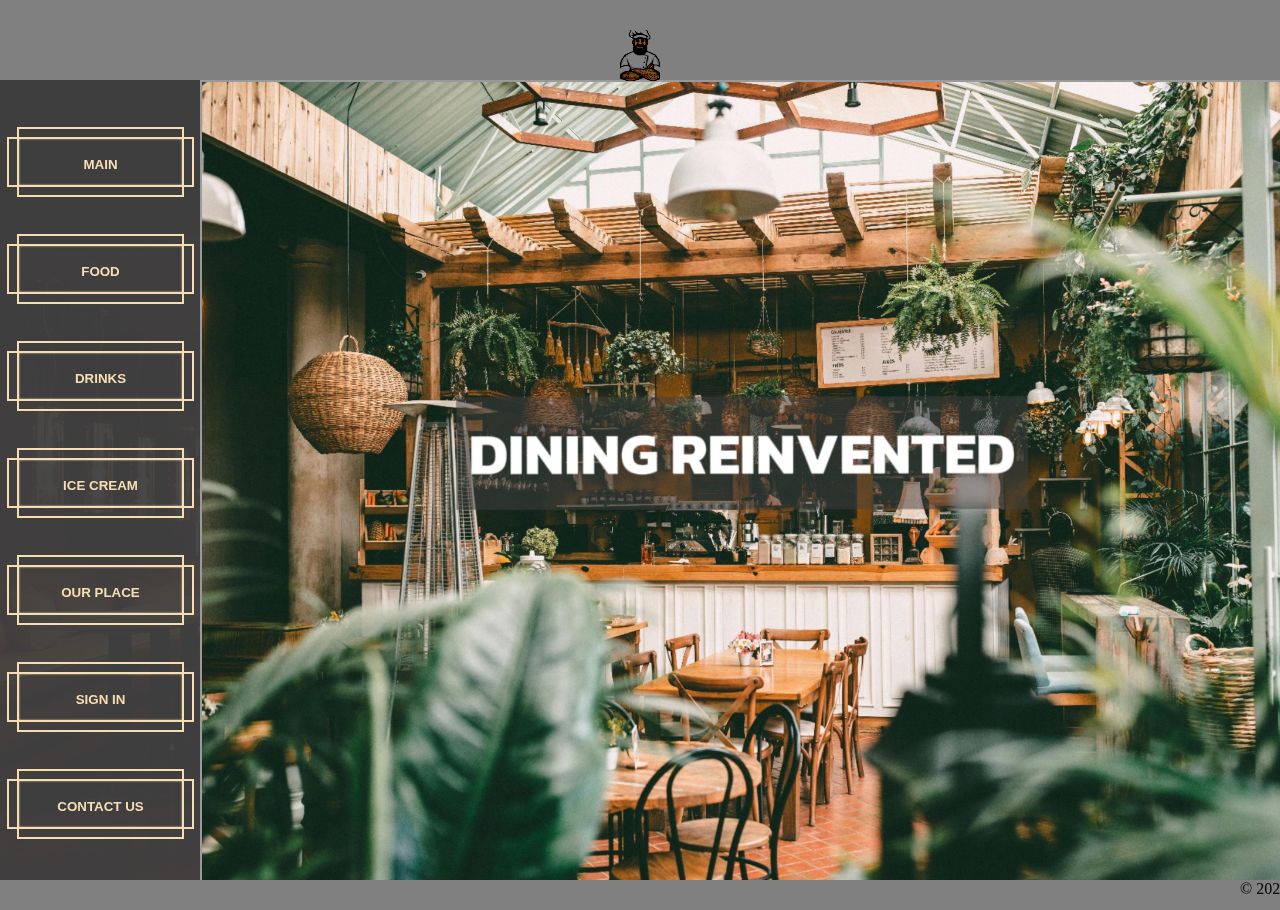
<file: html_files/index.html>
<!DOCTYPE html>
<html>
<head>
<link rel="stylesheet" href="../css_files/maincss.css" />
</head>
<body>
    <div class="Project">
        <header class="header"><div class="logo"><img src="../images/logo_Images/logo3.jpg" style="mix-blend-mode: color-burn; scale: 1.35;" title="Hi , Welcome To The Best Restaurant"></div></header>
        <div class="leftbar">
            <br><br>
            <div class="btn">
                <a href="background.html" target="main">
                  <button class="button button1">Main
                    <div class="button__horizontal"></div>
                    <div class="button__vertical"></div>
                  </button>
                </a><br><br>
                
                <a href="Food.html" target="main">
                  <button class="button button2">Food
                    <div class="button__horizontal"></div>
                    <div class="button__vertical"></div>
                  </button>
                </a><br><br>
                
                <a href="drink.html" target="main">
                  <button class="button button3">Drinks
                    <div class="button__horizontal"></div>
                    <div class="button__vertical"></div>
                  </button>
                </a><br><br>
                
                <a href="ice-cream_minue.html" target="main">
                  <button class="button button4">Ice Cream
                    <div class="button__horizontal"></div>
                    <div class="button__vertical"></div>
                  </button>
                </a><br><br>
                
                <a href="location.html" target="main">
                  <button class="button button5">Our Place
                    <div class="button__horizontal"></div>
                    <div class="button__vertical"></div>
                  </button>
                </a><br><br>
                
                <a href="sign_in.html" target="main">
                  <button class="button button6">Sign in
                    <div class="button__horizontal"></div>
                    <div class="button__vertical"></div>
                  </button>
                </a><br><br>
                
                <a href="contact_us.html" target="main">
                  <button class="button button7">Contact Us
                    <div class="button__horizontal"></div>
                    <div class="button__vertical"></div>
                  </button>
                </a>
              </div>                            
        </div>
        <main class="main">
          <iframe src="background.html" name="main"></iframe>

        </main>
        <footer class="footer">
            <marquee>© 2024 Resturant . All rights reserved.</marquee>
        </footer>
    </div>
</body>
</html>
</file>
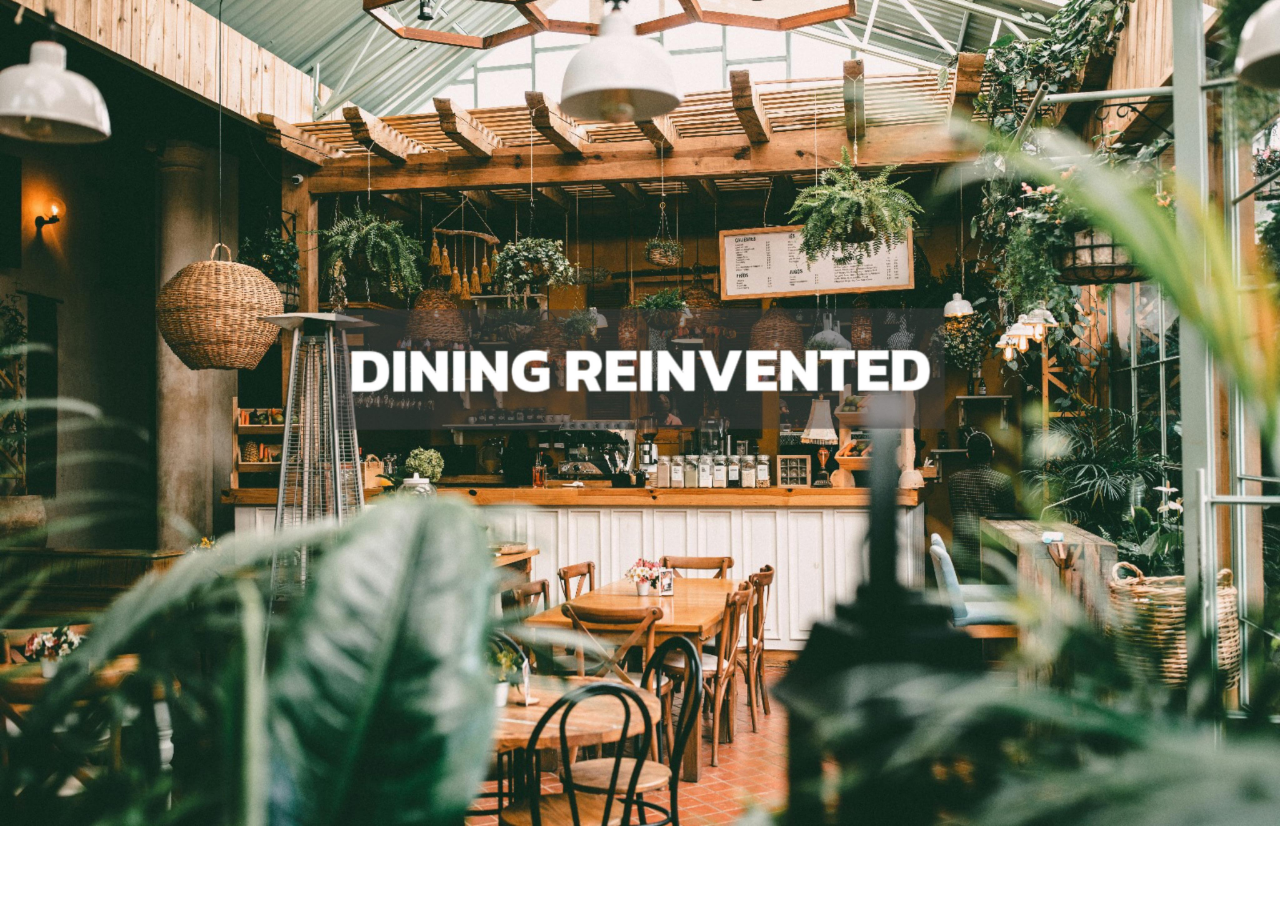
<file: html_files/background.html>
<!DOCTYPE html>
<html lang="en">
<head>
    <meta charset="UTF-8">
    <meta name="viewport" content="width=device-width, initial-scale=1.0">
    <script src="../javascript_files/background.js" defer></script>
    <link rel="stylesheet" href="../css_files/maincss.css" />
    <title>Restaurant</title>
   
</head>
<body id="restaurantBody" style="background-image: url('../images/index_images/bg99.jpg');">
</body>
</html>
</file>
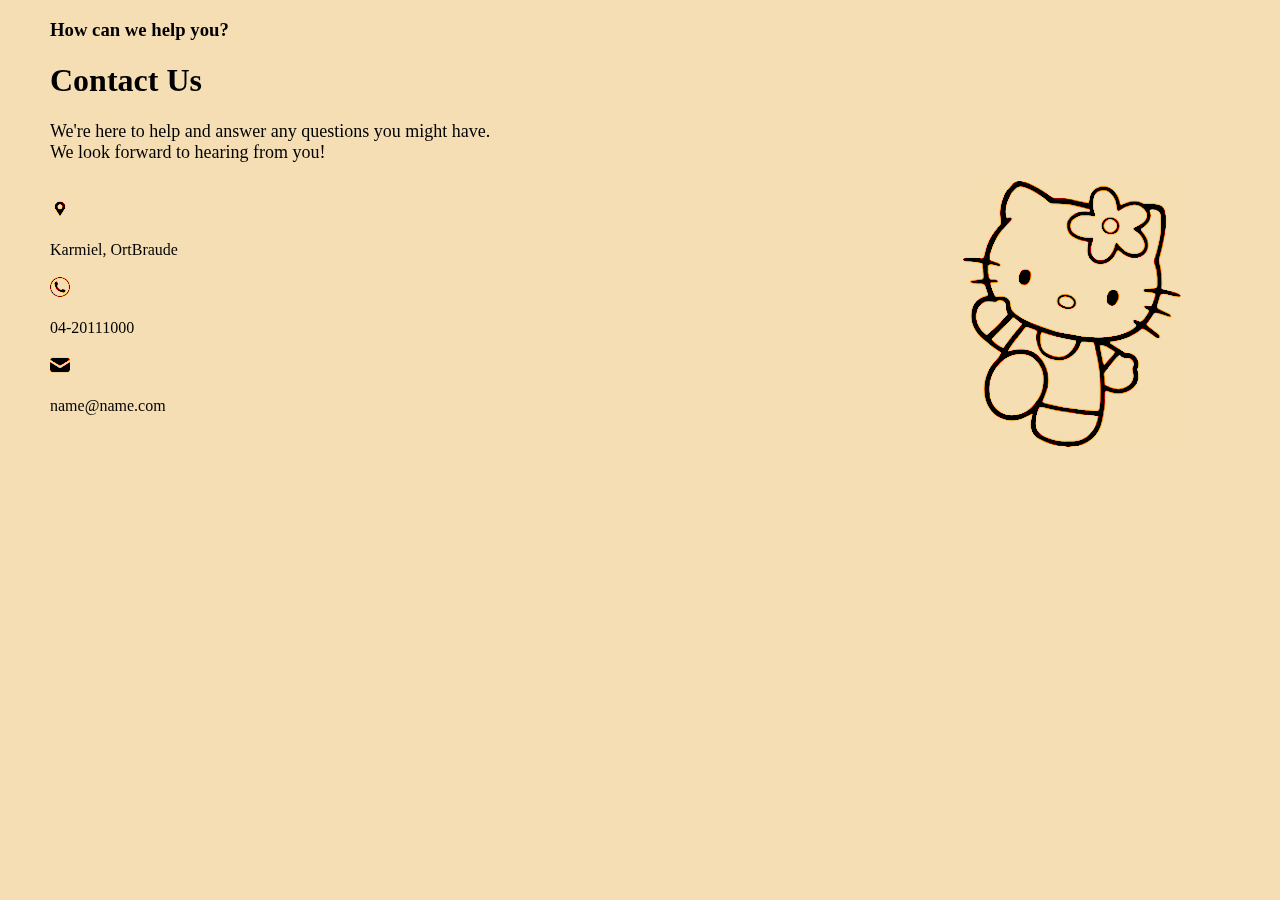
<file: html_files/contact_us.html>
<!DOCTYPE html>
<html lang="en">
<head>
    <meta charset="UTF-8">
    <meta name="viewport" content="width=device-width, initial-scale=1.0">
    <link rel="stylesheet" href="../css_files/contact_us.css">
    <title>Contact Us</title>
</head>
<body>
    <div class="contact">
        <h3>How can we help you?</h3>
        <h1>Contact Us</h1>
        <p>We're here to help and answer any questions you might have.<br>
        We look forward to hearing from you!</p>
        <img src="../images/contact-us_images/hallo.png" class="contact-img" style="width: 400px; float: right;">
        <br>
        <img src="../images/contact-us_images/placeicon.jpg" class="icon">
        <br><br>
        <a href="https://maps.app.goo.gl/yToY4GeEwLhoiwpPA"> Karmiel, OrtBraude</a>
        <br><br>
        <img src="../images/contact-us_images/phoneicon.png" class="icon">
        <br><br>
        <a href="04-20111000">04-20111000</a>
        <br><br>
        <img src="../images/contact-us_images/mailicon.png" class="icon">
        <br><br>
        <a href="name@name.com">name@name.com</a>
        </p>
    </div>
</body>
</html>
</file>
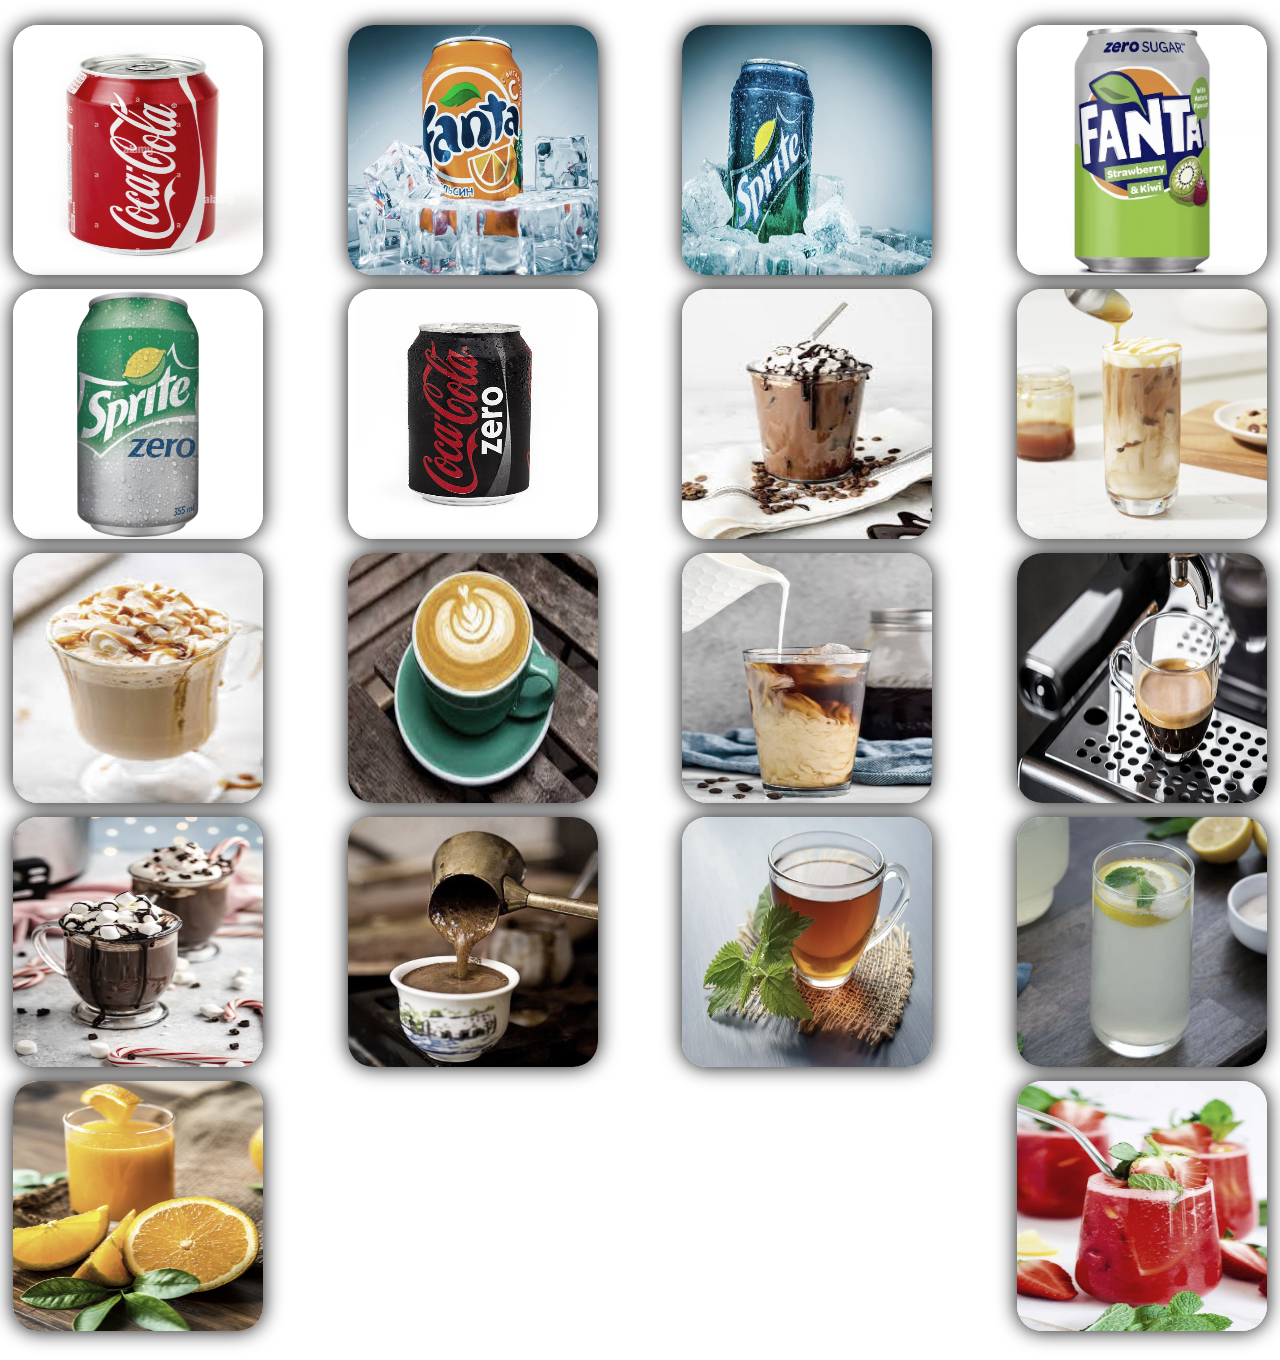
<file: html_files/drink.html>
﻿<!DOCTYPE html>
<html lang="en" xmlns="http://www.w3.org/1999/xhtml">
<head>
    <meta charset="utf-8" />
    <link rel="stylesheet" type="text/css" href="../css_files/product.css">
    <script src="../javascript_files/product.js"></script>
    <title>Drinks Menu</title>

</head>
<body>
    
    <div class="drink">
        <div class="item">
            <img src="../images/drinks_images/Coca Cola.jpg" data-id="1" data-name="Coca Cola" data-price="7">
            <div class="tooltip"></div>
        </div>
        <div class="item">
            <img src="../images/drinks_images/Fanta Orange.jpg" data-id="2" data-name="Fanta Orange" data-price="7">
            <div class="tooltip"></div>
        </div>
        <div class="item">
            <img src="../images/drinks_images/Sprite Extreme.jpg" data-id="3" data-name="Sprite Extreme" data-price="8">
            <div class="tooltip"></div>
        </div>
        <div class="item">
            <img src="../images/drinks_images/Fanta Strawberry Kiwi.jpg" data-id="4" data-name="Fanta Strawberry Kiwi" data-price="10">
            <div class="tooltip"></div>
        </div>
        <div class="item">
            <img src="../images/drinks_images/Sprite Zero.jpg" data-id="5" data-name="Sprite Zero" data-price="7">
            <div class="tooltip"></div>
        </div>
        <div class="item">
            <img src="../images/drinks_images/Coca Cola Zero.jpg" data-id="6" data-name="Coca Cola Zero" data-price="7">
            <div class="tooltip"></div>
        </div>
        <div class="item">
            <img src="../images/drinks_images/Chocolate Ice Vanil.jpg" data-id="7" data-name="Chocolate Ice Vanil" data-price="10">
            <div class="tooltip"></div>
        </div>
        <div class="item">
            <img src="../images/drinks_images/Chocolate Milk.jpg" data-id="8" data-name="Chocolate Milk" data-price="10">
            <div class="tooltip"></div>
        </div>
        <div class="item">
            <img src="../images/drinks_images/Ice Vanil.jpg" data-id="9" data-name="Ice Vanil" data-price="10">
            <div class="tooltip"></div>
        </div>
        <div class="item">
            <img src="../images/drinks_images/Kabitchino.jpg" data-id="10" data-name="Kabitchino" data-price="6">
            <div class="tooltip"></div>
        </div>
        <div class="item">
            <img src="../images/drinks_images/Lateh.jpg" data-id="11" data-name="Lateh" data-price="8">
            <div class="tooltip"></div>
        </div>
        <div class="item">
            <img src="../images/drinks_images/Espresso.jpg" data-id="12" data-name="Espresso" data-price="5">
            <div class="tooltip"></div>
        </div>
        <div class="item">
            <img src="../images/drinks_images/Dark Chocolate.jpg" data-id="13" data-name="Dark Chocolate" data-price="15">
            <div class="tooltip"></div>
        </div>
        <div class="item">
            <img src="../images/drinks_images/Arabic Caffe.jpg" data-id="14" data-name="Arabic Caffe" data-price="12">
            <div class="tooltip"></div>
        </div>
        <div class="item">
            <img src="../images/drinks_images/Tea.jpg" data-id="15" data-name="Tea" data-price="5">
            <div class="tooltip"></div>
        </div>
        <div class="item">
            <img src="../images/drinks_images/Lemon Jucie.jpg" data-id="16" data-name="Lemon Jucie" data-price="7">
            <div class="tooltip"></div>
        </div>
        <div class="item">
            <img src="../images/drinks_images/Orange Jucie.jpg" data-id="17" data-name="Orange Jucie" data-price="10">
            <div class="tooltip"></div>
        </div>
        <div class="item">
            <img src="../images/drinks_images/Strawberry Jucie.jpg" data-id="18" data-name="Strawberry Jucie" data-price="15">
            <div class="tooltip"></div>
        </div>
    </div>
    
    
</body>
</html>
</file>
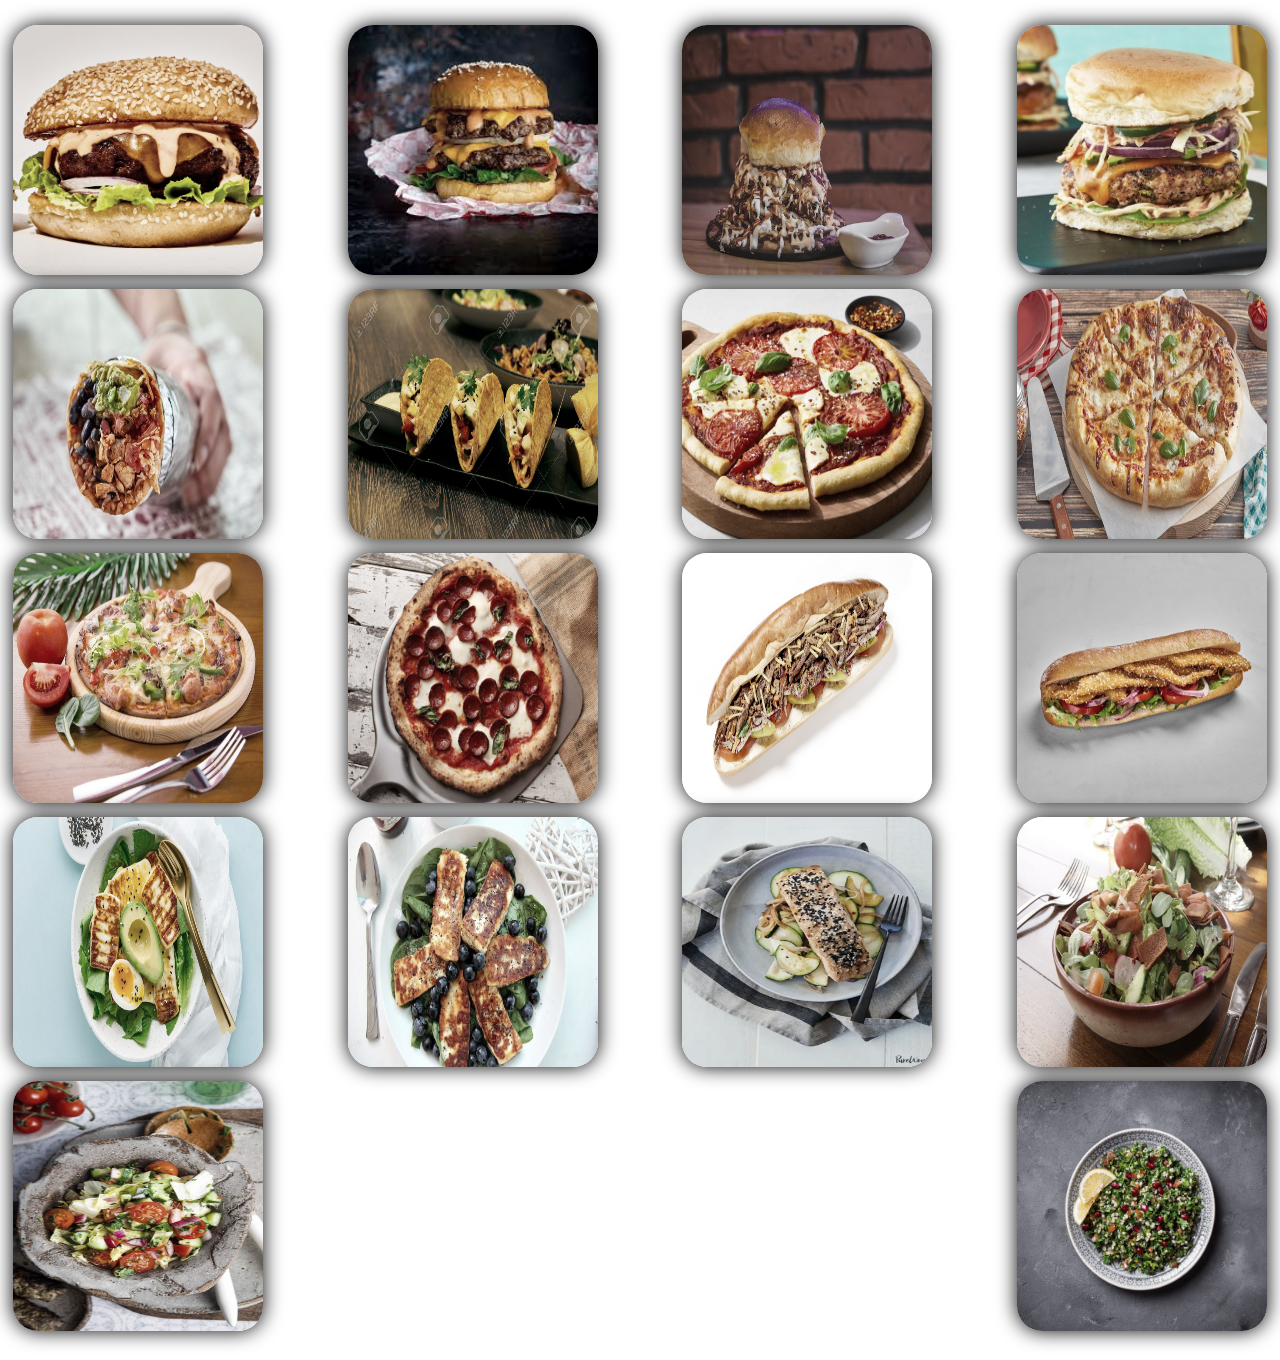
<file: html_files/Food.html>
<!DOCTYPE html>
<html lang="en">
<head>
    <meta charset="UTF-8">
    <script src="../javascript_files/product.js"></script>
    <link rel="stylesheet" type="text/css" href="../css_files/product.css">
    <title>Food Menu</title>
    
</head>
<body>
    <div class="food">
        <div class="item">
            <img src="../images/food_images/classic burger.jpg" data-id="1" data-name="Classic Burger" data-price="40">
            <div class="tooltip"></div>
        </div>
        <div class="item">
            <img src="../images/food_images/anotherBurger.jpg" data-id="2" data-name="Another Burger" data-price="75">
            <div class="tooltip"></div>
        </div>
        <div class="item">
            <img src="../images/food_images/Yet Another Burger.jpg" data-id="3" data-name="Yet Another Burger" data-price="100">
            <div class="tooltip"></div>
        </div>
        <div class="item">
            <img src="../images/food_images/Chicken Burger.jpg" data-id="4" data-name="Chicken Burger" data-price="40">
            <div class="tooltip"></div>
        </div>
        <div class="item">
            <img src="../images/food_images/tortia.jpg" data-id="5" data-name="Mixed Tortia" data-price="60">
            <div class="tooltip"></div>
        </div>
        <div class="item">
            <img src="../images/food_images/Taco.jpg" data-id="6" data-name="Trible Taco" data-price="60">
            <div class="tooltip"></div>
        </div>
        <div class="item">
            <img src="../images/food_images/HomePizza.jpg" data-id="7" data-name="Home Pizza" data-price="40">
            <div class="tooltip"></div>
        </div>
        <div class="item">
            <img src="../images/food_images/ClassicPizza.jpg" data-id="8" data-name="Classic Pizza" data-price="65">
            <div class="tooltip"></div>
        </div>
        <div class="item">
            <img src="../images/food_images/italicpizza.jpg" data-id="9" data-name="Italic Pizza" data-price="70">
            <div class="tooltip"></div>
        </div>
        <div class="item">
            <img src="../images/food_images/Napilion Pizza.jpg" data-id="10" data-name="Napilion Pizza" data-price="70">
            <div class="tooltip"></div>
        </div>
        <div class="item">
            <img src="../images/food_images/shawrma.jpg" data-id="11" data-name="Shawrma" data-price="50">
            <div class="tooltip"></div>
        </div>
        <div class="item">
            <img src="../images/food_images/baget1.jpg" data-id="12" data-name="Baget" data-price="40">
            <div class="tooltip"></div>
        </div>
        <div class="item">
            <img src="../images/food_images/Diet1.jpg" data-id="13" data-name="Diet meal 1" data-price="45">
            <div class="tooltip"></div>
        </div>
        <div class="item">
            <img src="../images/food_images/diet2.jpg" data-id="14" data-name="Diet meal 2" data-price="45">
            <div class="tooltip"></div>
        </div>
        <div class="item">
            <img src="../images/food_images/Diet3.jpg" data-id="15" data-name="Diet meal 3" data-price="45">
            <div class="tooltip"></div>
        </div>
        <div class="item">
            <img src="../images/food_images/fatosh.jpg" data-id="16" data-name="Fatosh Salad" data-price="30">
            <div class="tooltip"></div>
        </div>
        <div class="item">
            <img src="../images/food_images/ArabicSalad.jpg" data-id="17" data-name="Arabic Salad" data-price="20">
            <div class="tooltip"></div>
        </div>
        <div class="item">
            <img src="../images/food_images/tabola.jpg" data-id="18" data-name="Tabola" data-price="30">
            <div class="tooltip"></div>
        </div>
    </div>

    
</body>
</html>
</file>
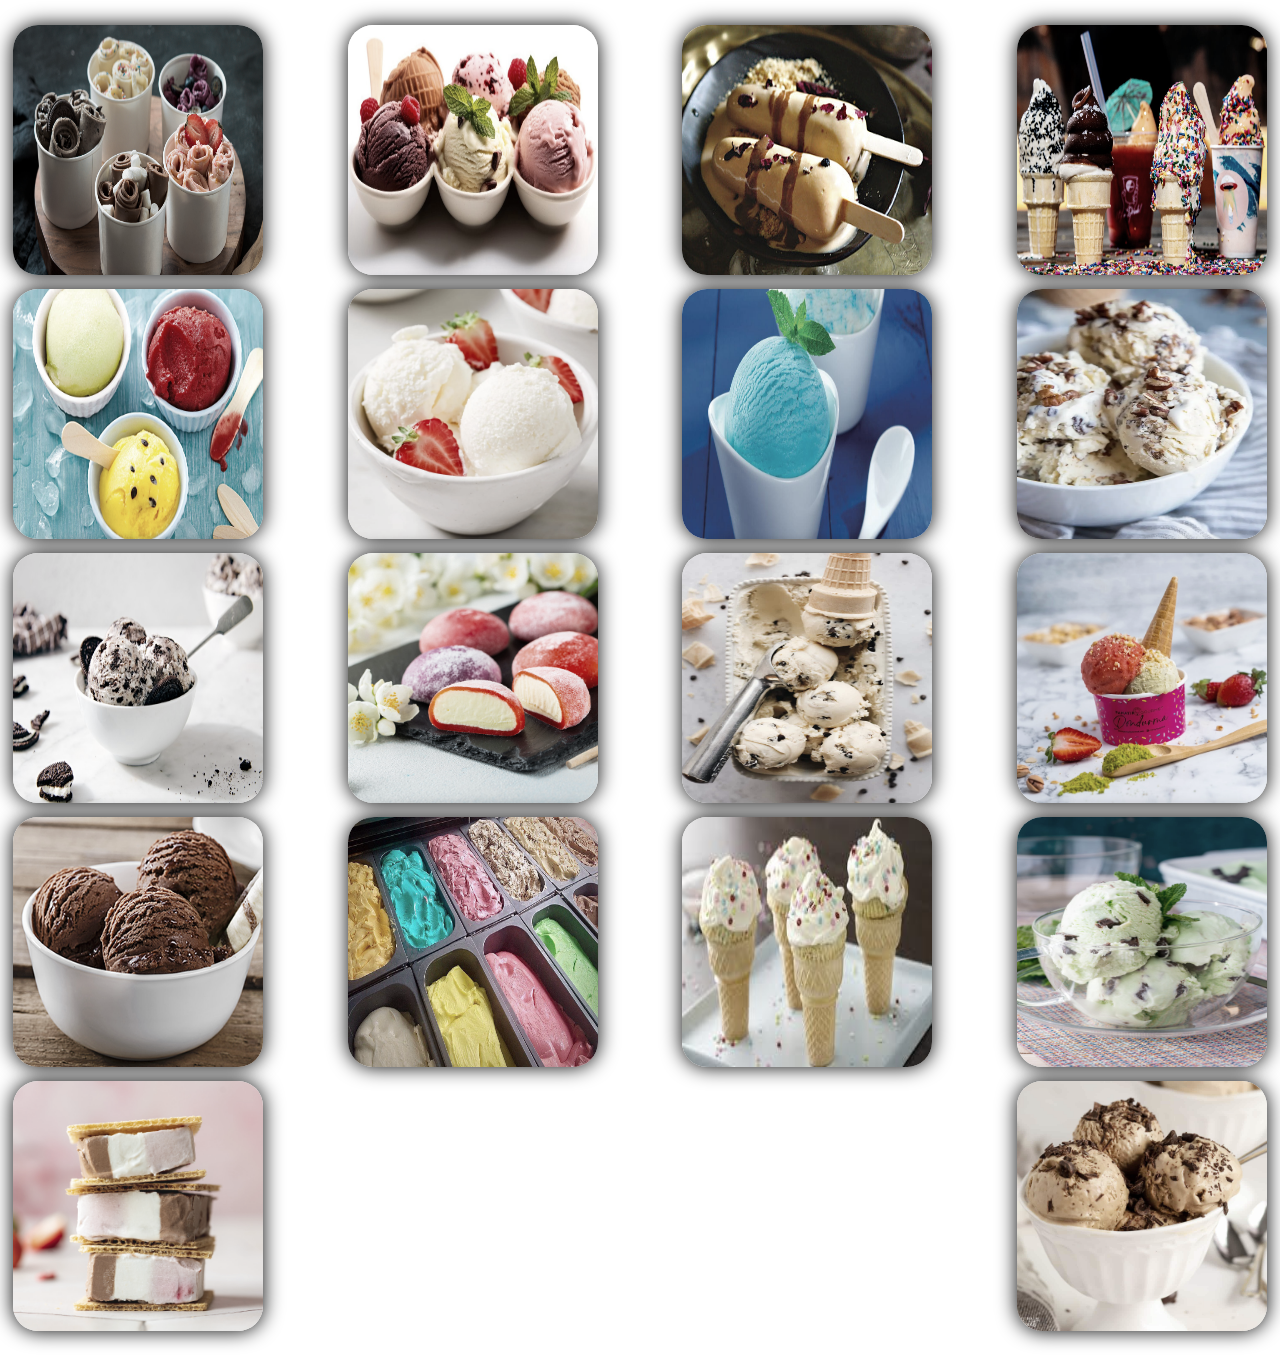
<file: html_files/ice-cream_minue.html>
﻿<!DOCTYPE html>
<html lang="en">
<head>
    <meta charset="UTF-8">
    <link rel="stylesheet" type="text/css" href="../css_files/product.css">
    <script src="../javascript_files/product.js"></script>
    <title>Ice Cream</title>
    
</head>
<body>
    <div class="ice-cream">
        <div class="item">
            <img src="../images/ice-cream_images/1-Rolled ice cream.jpg" data-id="1" data-name="Rolled Ice Cream" data-price="35">
            <div class="tooltip"></div>
        </div>
        <div class="item">
            <img src="../images/ice-cream_images/2-Gelato.jpg" data-id="2" data-name="Gelato" data-price="40">
            <div class="tooltip"></div>
        </div>
        <div class="item">
            <img src="../images/ice-cream_images/3-Kulfi.jpg" data-id="3" data-name="Kulfi" data-price="30">
            <div class="tooltip"></div>
        </div>
        <div class="item">
            <img src="../images/ice-cream_images/4-Soft serve.jpg" data-id="4" data-name="Soft Serve" data-price="20">
            <div class="tooltip"></div>
        </div>
        <div class="item">
            <img src="../images/ice-cream_images/5-Sorbet.jpg" data-id="5" data-name="Sorbet" data-price="30">
            <div class="tooltip"></div>
        </div>
        <div class="item">
            <img src="../images/ice-cream_images/6-Frozen yogurt.jpg" data-id="6" data-name="Frozen Yogurt" data-price="30">
            <div class="tooltip"></div>
        </div>
        <div class="item">
            <img src="../images/ice-cream_images/7-Blue Raspberry Italian.jpg" data-id="7" data-name="Blue Raspberry Italian" data-price="40">
            <div class="tooltip"></div>
        </div>
        <div class="item">
            <img src="../images/ice-cream_images/8-Butter pecan.jpg" data-id="8" data-name="Butter Pecan" data-price="30">
            <div class="tooltip"></div>
        </div>
        <div class="item">
            <img src="../images/ice-cream_images/9-Cookies and cream.jpg" data-id="9" data-name="Cookies And Cream" data-price="25">
            <div class="tooltip"></div>
        </div>
        <div class="item">
            <img src="../images/ice-cream_images/10-mochi.jpg" data-id="10" data-name="Mochi" data-price="35">
            <div class="tooltip"></div>
        </div>
        <div class="item">
            <img src="../images/ice-cream_images/11-Chocolate chip cookie dough ice cream.jpg" data-id="11" data-name="Chocolate Chip Cookie Dough Ice Cream" data-price="30">
            <div class="tooltip"></div>
        </div>
        <div class="item">
            <img src="../images/ice-cream_images/12-Dondurma.jpg" data-id="12" data-name="Dondurma" data-price="30">
            <div class="tooltip"></div>
        </div>
        <div class="item">
            <img src="../images/ice-cream_images/13-Chocolate.jpg" data-id="13" data-name="Chocolate" data-price="15">
            <div class="tooltip"></div>
        </div>
        <div class="item">
            <img src="../images/ice-cream_images/14-Booza ice cream.jpg" data-id="14" data-name="Booza Ice Cream" data-price="20">
            <div class="tooltip"></div>
        </div>
        <div class="item">
            <img src="../images/ice-cream_images/15-Cakes ice cream.jpg" data-id="15" data-name="Cakes Ice Cream" data-price="25">
            <div class="tooltip"></div>
        </div>
        <div class="item">
            <img src="../images/ice-cream_images/16-Mint chocolate chip.jpg" data-id="16" data-name="Mint Chocolate Chip" data-price="20">
            <div class="tooltip"></div>
        </div>
        <div class="item">
            <img src="../images/ice-cream_images/17-Neapolitan ice cream.jpg" data-id="17" data-name="Neapolitan Ice Cream" data-price="40">
            <div class="tooltip"></div>
        </div>
        <div class="item">
            <img src="../images/ice-cream_images/18-Coffee ice cream.jpg" data-id="18" data-name="Coffee Ice Cream" data-price="20">
            <div class="tooltip"></div>
        </div>
    </div>

   
</body>
</html>
</file>
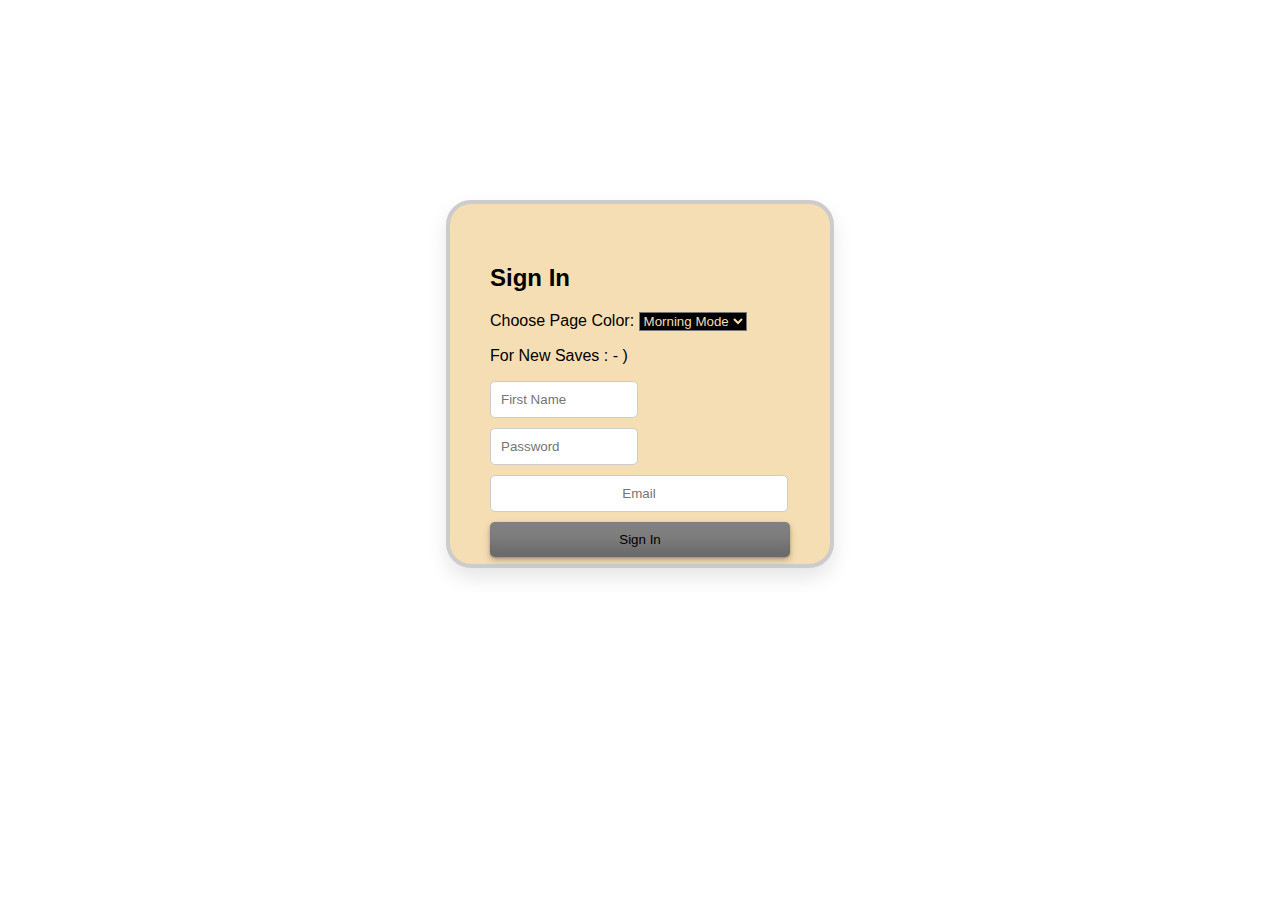
<file: html_files/sign_in.html>
<!DOCTYPE html>
<html lang="en">
<head>
  <meta charset="UTF-8">
  <meta name="viewport" content="width=device-width, initial-scale=1.0">
  <link rel="stylesheet" href="../css_files/sign_in.css">
  <script src="../javascript_files/sign_in.js" defer></script>
  <title>Sign In</title>
<style>  
</style>
</head>
<body>
  <div class="container" id="container">
    <h2 style="color: black;">Sign In</h2>
    <label style="background: wheat;" id="label">Choose Page Color:</label>
    <select title="Color Page" id="colorSelector" style="background: black; color: wheat;">
      <option value="White">Morning Mode</option>
      <option value="Dark">Night Mode</option>
    </select>
    <p style="color: black;">For New Saves : - )</p>

    <form action="submit.html" method="post" onsubmit="return sign(this)">
      <input type="text" id="username" name="username" required placeholder="First Name">
      <input type="text" id="password" name="Password" required placeholder="Password">
      <input type="text" id="email" name="email" required placeholder="Email">
      <input type="submit" value="Sign In">
    </form>
  </div>
</body>
</html>
</file>
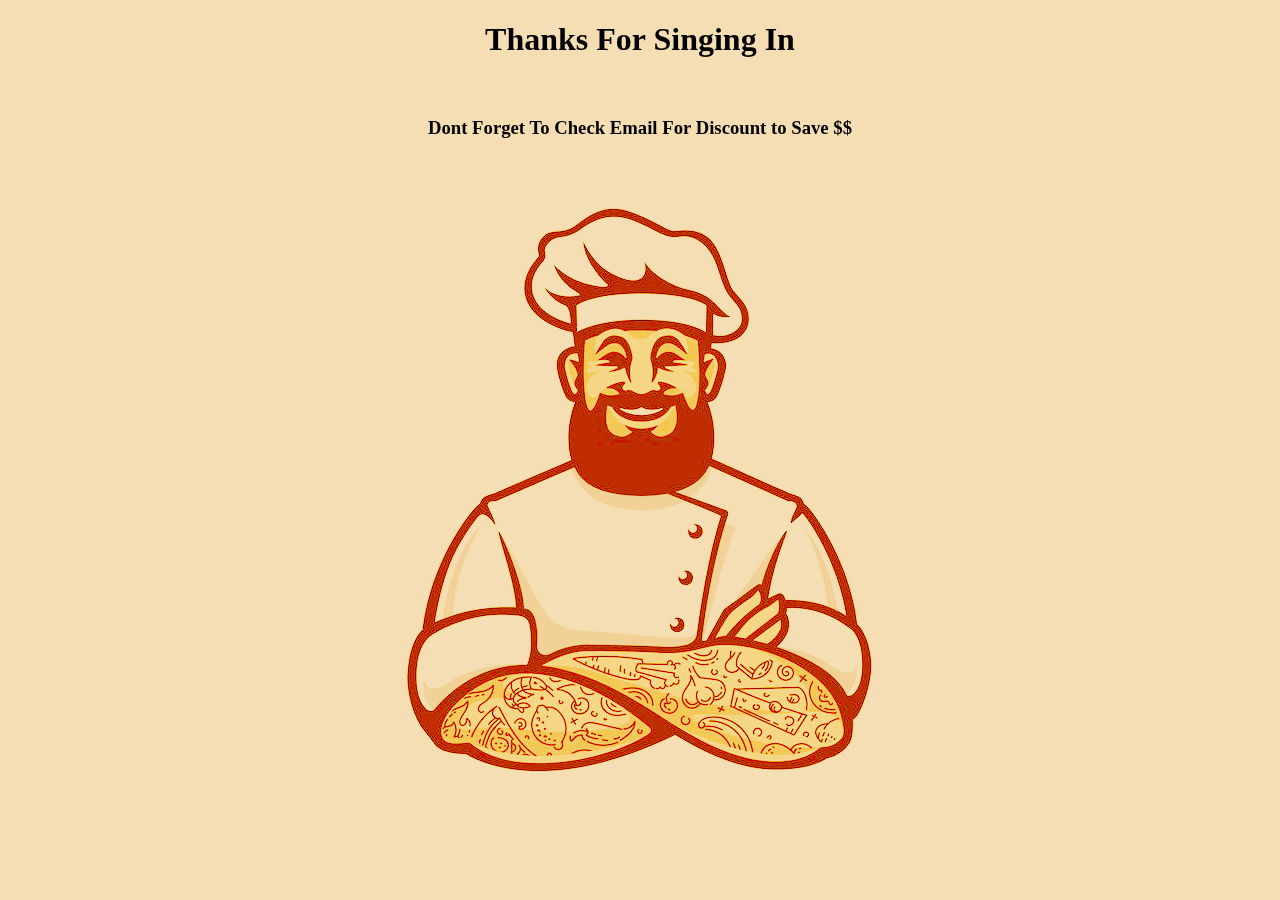
<file: html_files/submit.html>
<!DOCTYPE html>

<head>
<style>
body{
    background: wheat;

}
img{
    mix-blend-mode: color-burn;
    
}
img:hover{
    transition: 0.7s ease;
    scale: 1.1;
    rotate: -10deg
    
}
</style>
</head>
<body style="text-align: center;">
<h1>Thanks For Singing In </h1><br>
<h3>Dont Forget To Check Email For Discount to Save $$ </h3>
<img src="../images/logo_Images/logo3.jpg" >
</body>
</html>
</file>
<file: css_files/maincss.css>
.Project {
  display: grid;
  grid-template: auto 1fr auto / auto 1fr auto;
  background-image: url(../images/index_images/bg99.jpg);
}

iframe {
  grid-column: 2 / 3;
  grid-row: 2 / 3;
  grid-template-columns: auto auto auto;
  text-align: center;
  height: 100%;
  width: 100%;
}  

header {
  padding: 30px;
  grid-column: 1 / 3;
  text-align: center;
  background: gray;
  height: 20px;

}
.logo{
  display: inline-block;
  overflow: hidden;
}
.logo img{
  max-width: 40px;
  height: auto;

}

.leftbar {
  grid-column: 1 / 2;
  width: 200px;
  background:rgba(66, 65, 65, 0.961);
  text-align: center;
}

main {
  grid-column: 2 / 3;
  grid-row: 2 / 3;
  text-align: center;
  height:800px;
  width: 700;
}


footer {
  grid-column: 1 / 3;
  text-align: center;
  background:gray;
  height: 30px;
}
.leftbar{
  text-shadow:0px 0px 10px rgb(0, 0, 0);
    font-size: large;
}
a {
  color:rgb(147, 147, 147);
  text-decoration: none;
}
a:hover{
  color: gray;
  scale: 1.2;
  transition: 1s;
}
.button {
--offset: 10px;
--border-size: 2px;
text-align: center;
display: block;
position: relative;
padding: 1.5em 3em;
margin-left: 17px;
margin-top: 15px;
width: 167px; /* Set a fixed width */
height: 50px; /* Set a fixed height */
appearance: none;
border: 0;
background: transparent;
color: wheat;
text-transform: uppercase;
outline: none;
cursor: pointer;
font-weight: bold;
border-radius: 0;
box-shadow: inset 0 0 2px var(--border-size) currentcolor;
transition: background .8s ease;
text-decoration: none; /* Ensures links don't have underlines */
}

/* Rest of your existing styles for .button */

.button:hover {
background: rgba(100, 0, 0, .03);
}

.button__horizontal,
.button__vertical {
position: absolute;
top: var(--horizontal-offset, 0);
right: var(--vertical-offset, 0);
bottom: var(--horizontal-offset, 0);
left: var(--vertical-offset, 0);
transition: transform .8s ease;
will-change: transform;

&::before {
  content: '';
  position: absolute;
  border: inherit;
}
}

.button__horizontal {
--vertical-offset: calc(var(--offset) * -1);
border-top: var(--border-size) solid currentcolor;
border-bottom: var(--border-size) solid currentcolor;

&::before {
  top: calc(var(--vertical-offset) - var(--border-size));
  bottom: calc(var(--vertical-offset) - var(--border-size));
  left: calc(var(--vertical-offset) * -1);
  right: calc(var(--vertical-offset) * -1);
}
}

.button:hover .button__horizontal {
transform: scaleX(0);
}

.button__vertical {
--horizontal-offset: calc(var(--offset) * -1);
border-left: var(--border-size) solid currentcolor;
border-right: var(--border-size) solid currentcolor;

&::before {
  top: calc(var(--horizontal-offset) * -1);
  bottom: calc(var(--horizontal-offset) * -1);
  left: calc(var(--horizontal-offset) - var(--border-size));
  right: calc(var(--horizontal-offset) - var(--border-size));
}
}

.button:hover .button__vertical {
transform: scaleY(0);
}

body {
margin: 0;
padding: 0;
width: 100%; 
height: 800px; 
background-size: cover;
background-position: center; 
background-repeat: no-repeat;
}
h1{
text-shadow: 0px 0px 10px black,
0px 0px 20px black;
color: aliceblue;
text-align: center;
margin-top: 40vh;
}
h4 {
color: rgb(218, 165, 32);
font-size: large;
}
</file>
<file: css_files/contact_us.css>
body {
    background: wheat;
    margin-left: 50px;
    margin-top: 10px;
}

img {
    width: 20px;
    aspect-ratio: 3/2;
    object-fit: contain;
    mix-blend-mode: color-burn;
}

img:hover {
    scale: 1.2;
    transition: 1s ease;
    rotate: -10deg;
}

a {
    color: black;
    text-decoration: none;
}

a:hover {
    color: gray;
    scale: 1.1;
}

@media screen and (max-width: 540px) {
    img {
        display: none;       
    }
}

.contact p {
    font-size: large;
}

.contact-img {
    width: 400px;
    float: right;
}

.icon {
    height: 20px;
    width: 20px;
}
</file>
<file: css_files/product.css>
.food, .drink, .ice-cream {
    display: flex;
    flex-wrap: wrap;
    justify-content: space-between;
    margin-top: 20px;
}

.item {
    position: relative;
    margin: 5px;
}

img {
    box-shadow: 0px 0px 20px #000;
    height: 250px;
    width: 250px;
    border-radius: 10%;
    filter: grayscale(40%);
    transition: 0.7s ease;
}

img:hover {
    transform: scale(1.05);
    filter: grayscale(0%);
}

.tooltip {
    position: absolute;
    bottom: -25px;
    left: 50%;
    transform: translateX(-50%);
    background-color: rgba(0, 0, 0, 0.7);
    color: white;
    padding: 5px;
    border-radius: 5px;
    white-space: nowrap;
    z-index: 999;
    visibility: hidden;
    opacity: 0;
    transition: opacity 0.3s, visibility 0s 0.3s;
}

.item:hover .tooltip {
    visibility: visible;
    opacity: 1;
    transition-delay: 0s;
}
</file>
<file: css_files/sign_in.css>
body {
  margin-top: 200px;
  font-family: Arial, sans-serif;
}

.container {
  
  width: 300px;
  height: 280px;
  margin: 0 auto;
  padding: 40px;
  border: 4px solid #ccc;
  border-radius: 25px;
  box-shadow: 0px 10px 20px rgba(0, 0, 0, 0.1);
  background: wheat;
}

input[type="text"],
input[type="text"] {
  width: 42%;
  padding: 10px;
  margin-bottom: 10px;
  border: 1px solid #ccc;
  border-radius: 5px;
}
#email{
  padding-left: 85px;
  padding-right: 85px;
  text-align: center;
  
}
input[type="submit"] {
  width: 100%;
  padding: 10px;
  border: none;
  border-radius: 5px;
  background-color: gray;
  color: black;
  cursor: pointer;
  box-shadow: rgba(0, 0, 0, 0.2) 0 -25px 18px -14px inset,
              rgba(0, 0, 0, 0.15) 0 1px 2px,
              rgba(0, 0, 0, 0.15) 0 2px 4px,
              rgba(0, 0, 0, 0.15) 0 4px 8px;
}

input:hover {
  transition: 0.8s;
  box-shadow: rgba(187, 173, 44, 0.35) 0 -25px 18px -14px inset,
              rgba(187, 168, 44, 0.25) 0 1px 2px,
              rgba(187, 163, 44, 0.25) 0 2px 4px,
              rgba(187, 168, 44, 0.25) 0 4px 8px,
              rgba(187, 154, 44, 0.25) 0 8px 16px,
              rgba(187, 149, 44, 0.25) 0 16px 32px;
  transform: scale(1.05);
}
</file>
